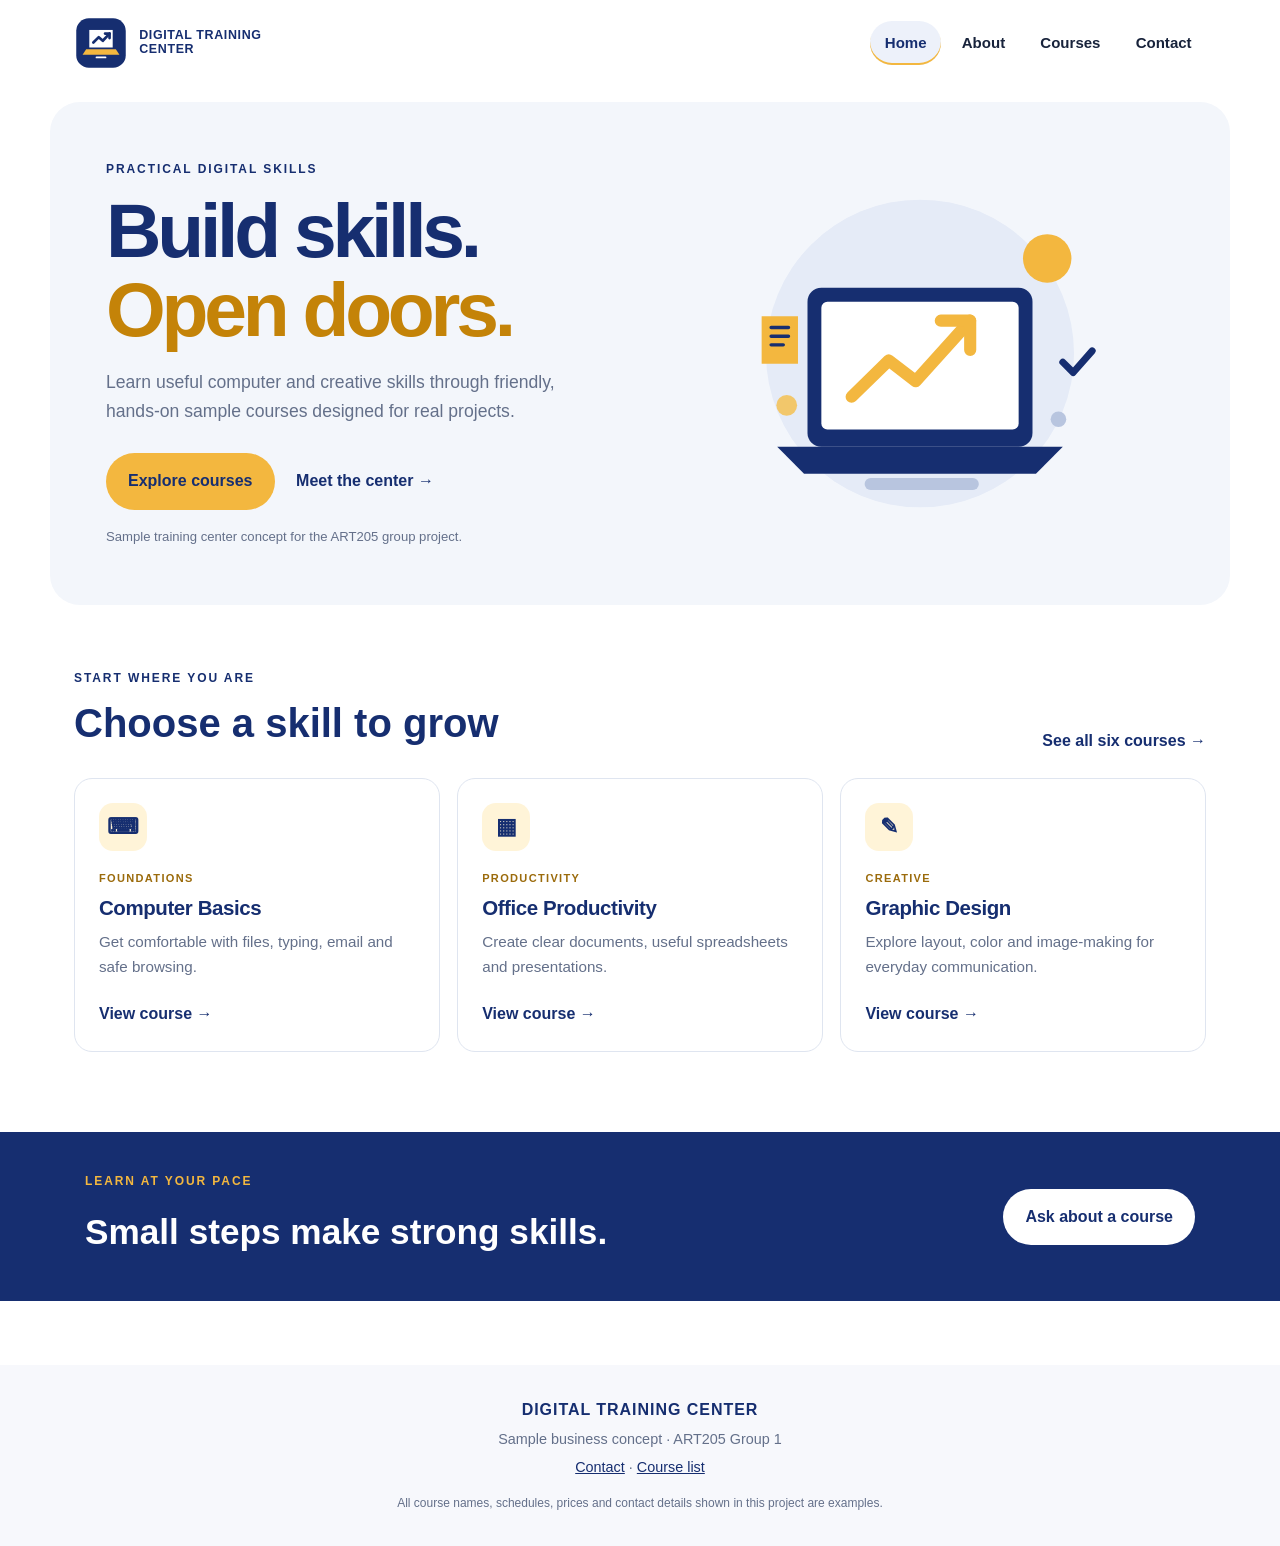
<file: index.html>
<!doctype html>
<html lang="en">
<head>
  <meta charset="utf-8">
  <meta name="viewport" content="width=device-width, initial-scale=1">
  <meta name="description" content="Sample digital skills courses at Digital Training Center.">
  <title>Digital Training Center | Learn by doing</title>
  <link rel="stylesheet" href="css/styles.css">
  <script src="js/script.js" defer></script>
</head>
<body>
  <a class="skip-link" href="#main">Skip to content</a>
  <header class="site-header">
    <a class="brand" href="index.html"><img src="assets/dtc-logo.svg" alt="Digital Training Center logo"><span>DIGITAL TRAINING<br> CENTER</span></a>
    <button class="menu-toggle" aria-expanded="false" aria-controls="primary-nav">Menu</button>
    <nav id="primary-nav" class="primary-nav" aria-label="Main navigation">
      <a class="active" href="index.html">Home</a><a href="about.html">About</a><a href="services.html">Courses</a><a href="contact.html">Contact</a>
    </nav>
  </header>
  <main id="main">
    <section class="hero">
      <div class="hero-copy">
        <p class="eyebrow">PRACTICAL DIGITAL SKILLS</p>
        <h1>Build skills.<br><span>Open doors.</span></h1>
        <p>Learn useful computer and creative skills through friendly, hands-on sample courses designed for real projects.</p>
        <div class="actions"><a class="button button-gold" href="services.html">Explore courses</a><a class="text-link" href="about.html">Meet the center <span aria-hidden="true">→</span></a></div>
        <p class="sample-note">Sample training center concept for the ART205 group project.</p>
      </div>
      <div class="hero-art"><img src="assets/learning-illustration.svg" alt="Illustration of a laptop with a rising arrow and digital learning symbols"></div>
    </section>
    <section class="section section-tight">
      <div class="section-heading"><div><p class="eyebrow">START WHERE YOU ARE</p><h2>Choose a skill to grow</h2></div><a class="text-link" href="services.html">See all six courses →</a></div>
      <div class="course-grid">
        <article class="course-card"><span class="course-icon">⌨</span><p class="card-kicker">FOUNDATIONS</p><h3>Computer Basics</h3><p>Get comfortable with files, typing, email and safe browsing.</p><a href="services.html#computer-basics">View course <span>→</span></a></article>
        <article class="course-card"><span class="course-icon">▦</span><p class="card-kicker">PRODUCTIVITY</p><h3>Office Productivity</h3><p>Create clear documents, useful spreadsheets and presentations.</p><a href="services.html#office-productivity">View course <span>→</span></a></article>
        <article class="course-card"><span class="course-icon">✎</span><p class="card-kicker">CREATIVE</p><h3>Graphic Design</h3><p>Explore layout, color and image-making for everyday communication.</p><a href="services.html#graphic-design">View course <span>→</span></a></article>
      </div>
    </section>
    <section class="band"><div><p class="eyebrow">LEARN AT YOUR PACE</p><h2>Small steps make strong skills.</h2></div><a class="button button-light" href="contact.html">Ask about a course</a></section>
  </main>
  <footer class="site-footer"><a class="footer-brand" href="index.html">DIGITAL TRAINING CENTER</a><p>Sample business concept · ART205 Group 1</p><p><a href="contact.html">Contact</a> · <a href="services.html">Course list</a></p><small>All course names, schedules, prices and contact details shown in this project are examples.</small></footer>
</body>
</html>
</file>
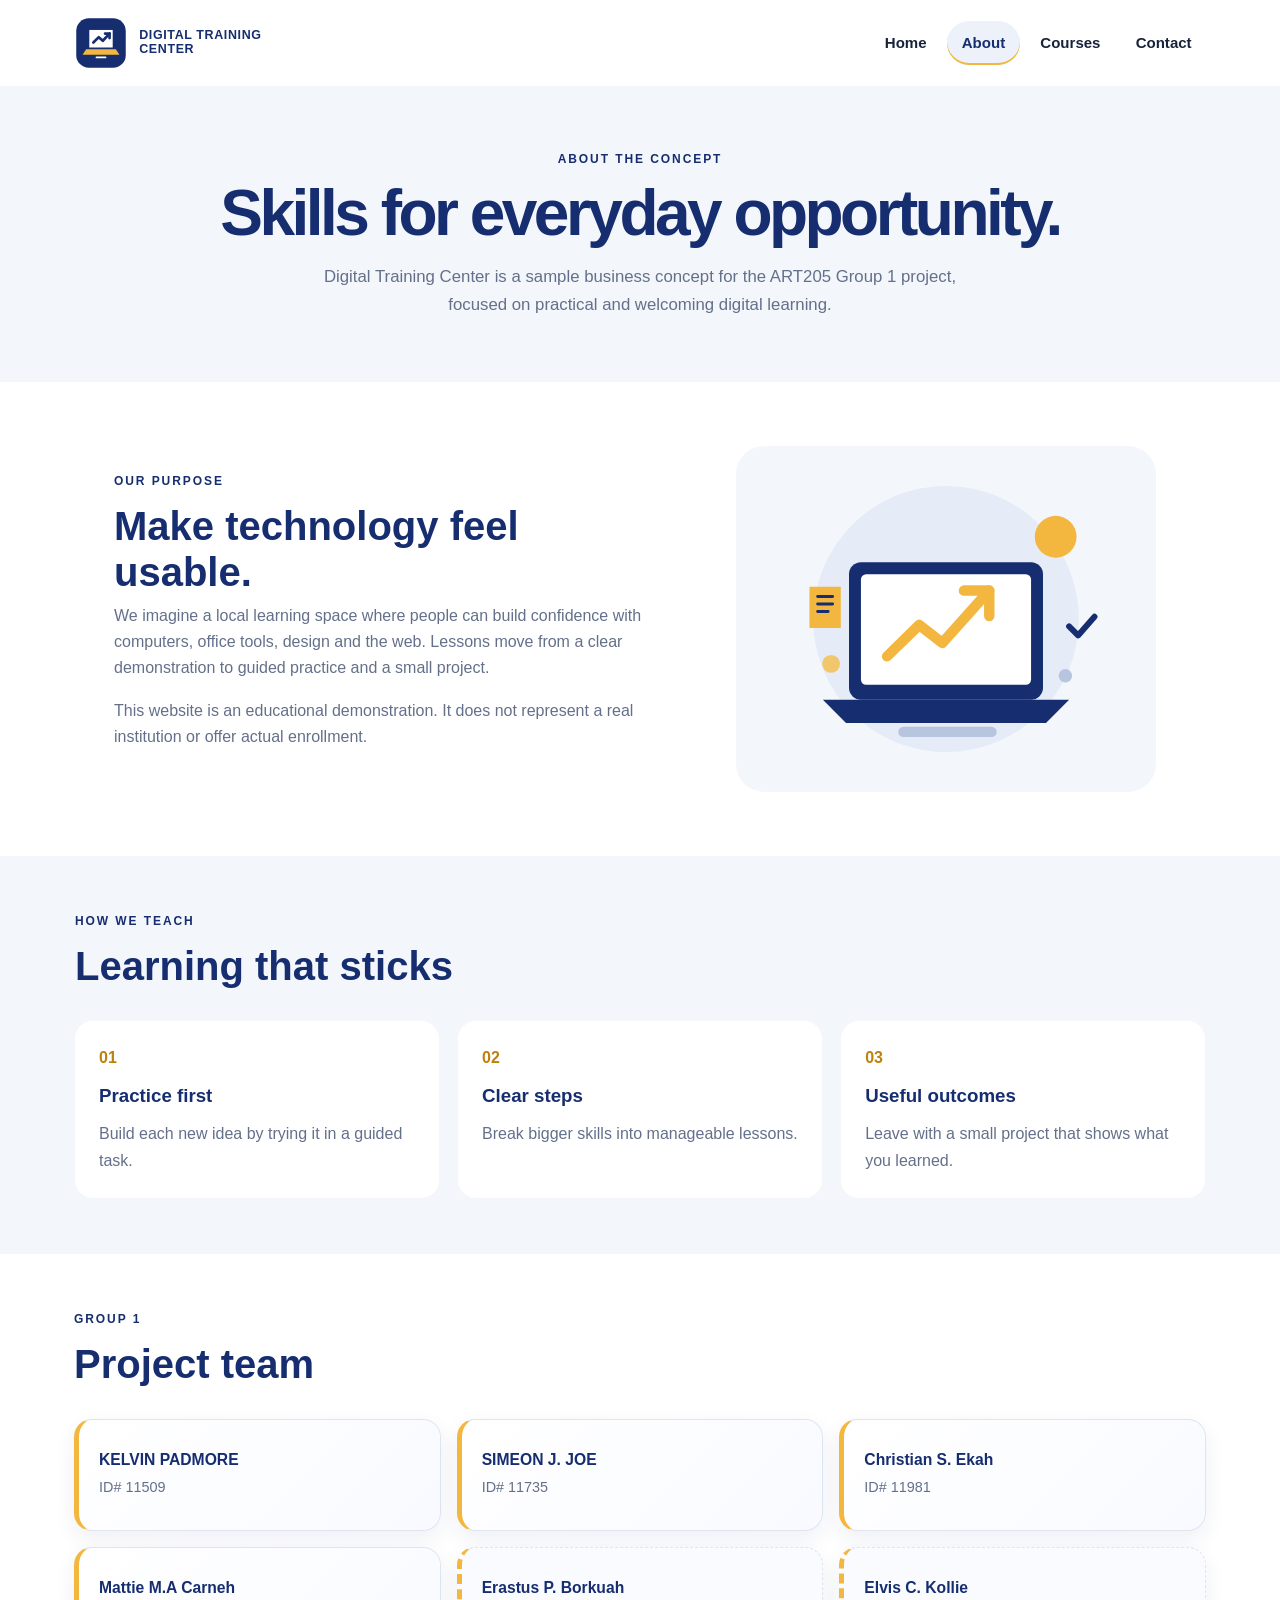
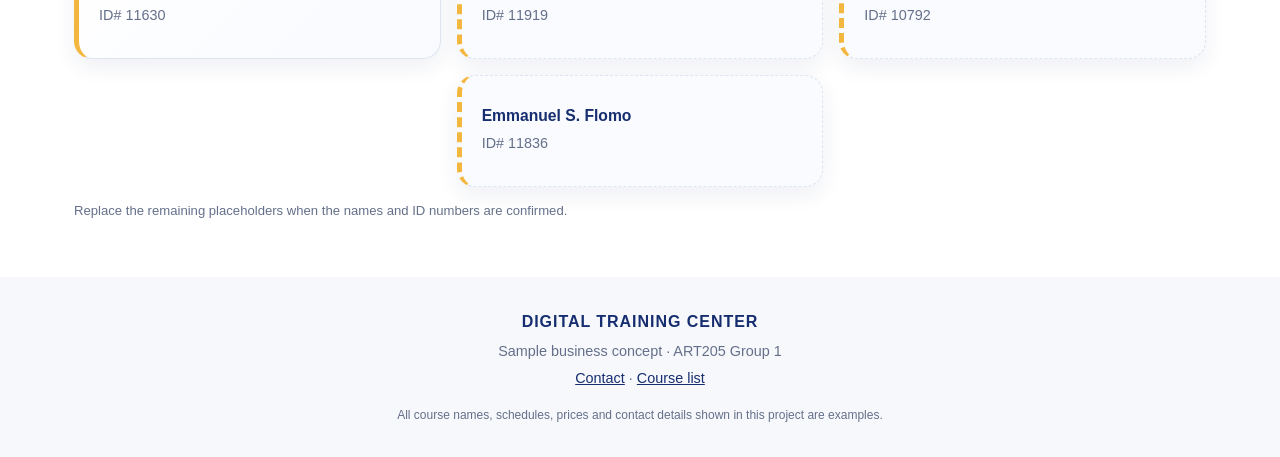
<file: about.html>
<!doctype html>
<html lang="en">
<head>
  <meta charset="utf-8">
  <meta name="viewport" content="width=device-width, initial-scale=1">

  <meta
    name="description"
    content="About the Digital Training Center sample business concept."
  >

  <title>About | Digital Training Center</title>

  <link rel="stylesheet" href="css/styles.css">
  <script src="js/script.js" defer></script>
</head>

<body>
  <a class="skip-link" href="#main">Skip to content</a>

  <header class="site-header">
    <a class="brand" href="index.html">
      <img
        src="assets/dtc-logo.svg"
        alt="Digital Training Center logo"
      >
      <span>DIGITAL TRAINING<br> CENTER</span>
    </a>

    <button
      class="menu-toggle"
      aria-expanded="false"
      aria-controls="primary-nav"
    >
      Menu
    </button>

    <nav
      id="primary-nav"
      class="primary-nav"
      aria-label="Main navigation"
    >
      <a href="index.html">Home</a>
      <a class="active" href="about.html">About</a>
      <a href="services.html">Courses</a>
      <a href="contact.html">Contact</a>
    </nav>
  </header>

  <main id="main">
    <section class="page-hero">
      <p class="eyebrow">ABOUT THE CONCEPT</p>
      <h1>Skills for everyday opportunity.</h1>
      <p>
        Digital Training Center is a sample business concept for the
        ART205 Group 1 project, focused on practical and welcoming
        digital learning.
      </p>
    </section>

    <section class="split-section">
      <div>
        <p class="eyebrow">OUR PURPOSE</p>
        <h2>Make technology feel usable.</h2>
        <p>
          We imagine a local learning space where people can build
          confidence with computers, office tools, design and the web.
          Lessons move from a clear demonstration to guided practice
          and a small project.
        </p>
        <p>
          This website is an educational demonstration. It does not
          represent a real institution or offer actual enrollment.
        </p>
      </div>

      <img
        class="feature-image"
        src="assets/learning-illustration.svg"
        alt="Open laptop illustration representing practical digital learning"
      >
    </section>

    <section class="section values">
      <div class="section-heading">
        <div>
          <p class="eyebrow">HOW WE TEACH</p>
          <h2>Learning that sticks</h2>
        </div>
      </div>

      <div class="three-columns">
        <article>
          <span>01</span>
          <h3>Practice first</h3>
          <p>Build each new idea by trying it in a guided task.</p>
        </article>

        <article>
          <span>02</span>
          <h3>Clear steps</h3>
          <p>Break bigger skills into manageable lessons.</p>
        </article>

        <article>
          <span>03</span>
          <h3>Useful outcomes</h3>
          <p>Leave with a small project that shows what you learned.</p>
        </article>
      </div>
    </section>

    <section class="section">
      <div class="section-heading">
        <div>
          <p class="eyebrow">GROUP 1</p>
          <h2>Project team</h2>
        </div>
      </div>

      <div class="member-grid">
        <article class="member-card">
          <strong>KELVIN PADMORE</strong>
          <span>ID# 11509</span>
        </article>

        <article class="member-card">
          <strong>SIMEON J. JOE</strong>
          <span>ID# 11735</span>
        </article>

        <article class="member-card">
          <strong>Christian S. Ekah</strong>
          <span>ID# 11981</span>
        </article>

        <article class="member-card">
          <strong>Mattie M.A Carneh</strong>
          <span>ID# 11630</span>
        </article>

        <article class="member-card placeholder">
          <strong>Erastus P. Borkuah</strong>
          <span>ID# 11919</span>
        </article>

        <article class="member-card placeholder">
          <strong>Elvis C. Kollie</strong>
          <span>ID# 10792</span>
        </article>

        <article class="member-card placeholder">
          <strong>Emmanuel S. Flomo</strong>
          <span>ID# 11836</span>
        </article>
      </div>

      <p class="sample-note">
        Replace the remaining placeholders when the names and ID numbers
        are confirmed.
      </p>
    </section>
  </main>

  <footer class="site-footer">
    <a class="footer-brand" href="index.html">
      DIGITAL TRAINING CENTER
    </a>

    <p>Sample business concept · ART205 Group 1</p>

    <p>
      <a href="contact.html">Contact</a> ·
      <a href="services.html">Course list</a>
    </p>

    <small>
      All course names, schedules, prices and contact details shown in
      this project are examples.
    </small>
  </footer>
</body>
</html>
</file>
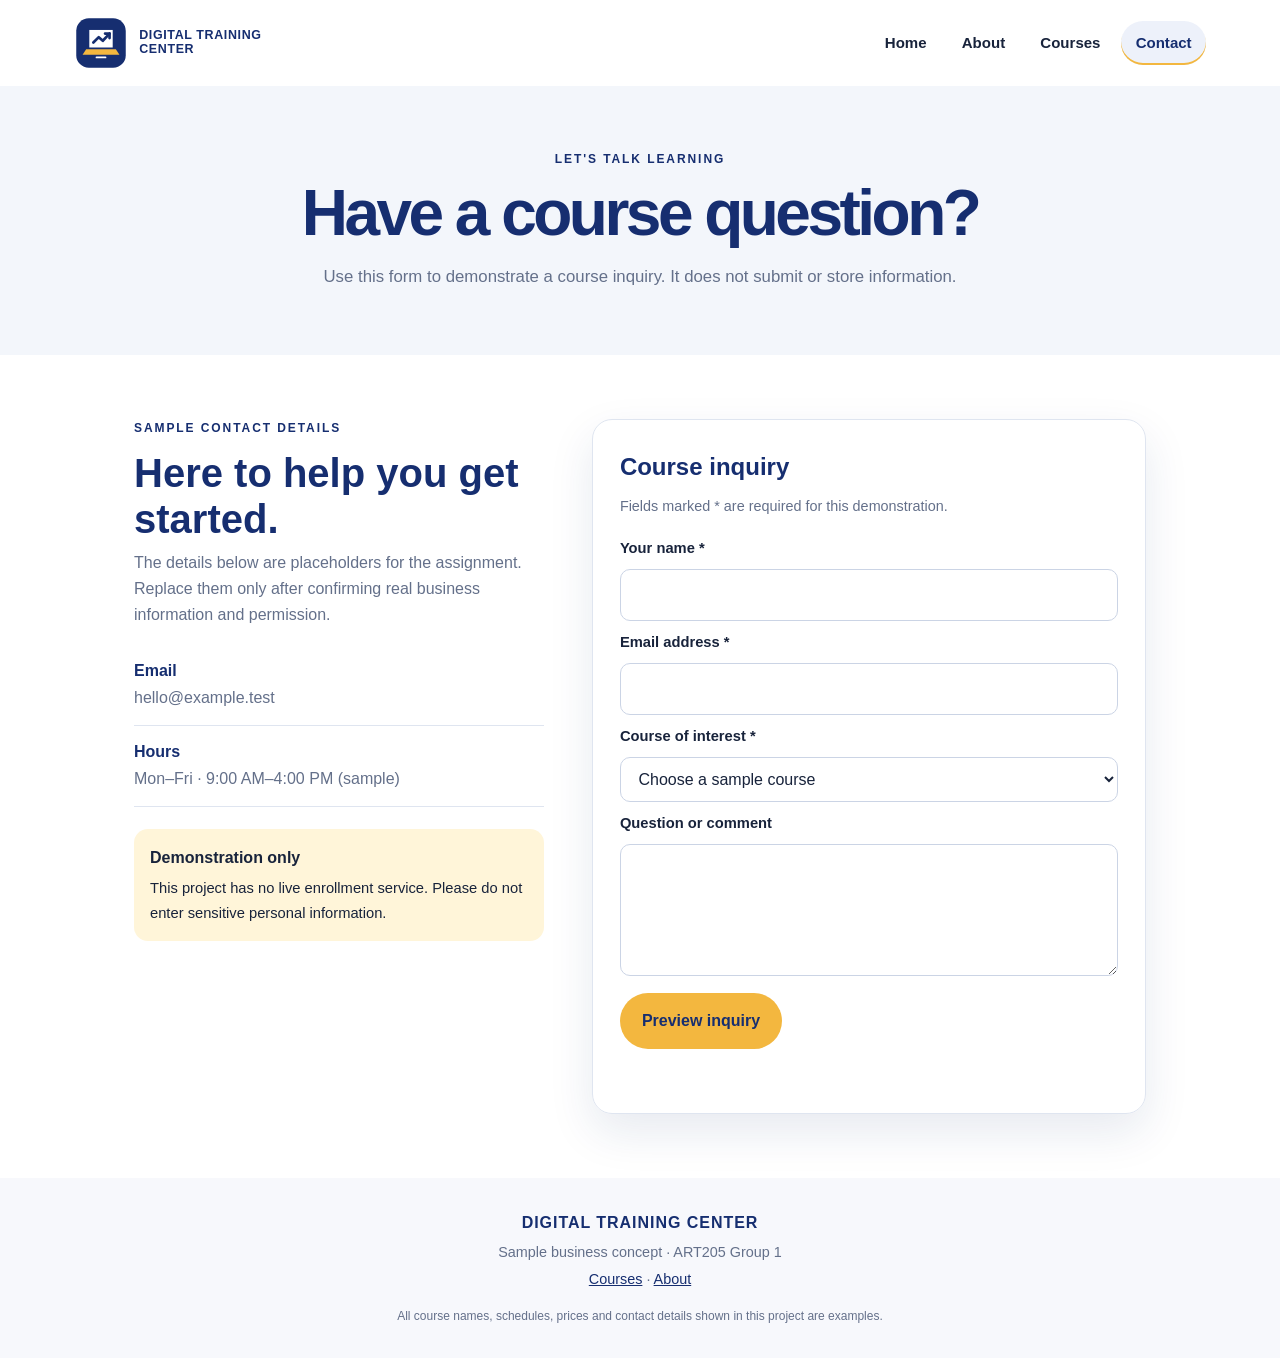
<file: contact.html>
<!doctype html>
<html lang="en">
<head><meta charset="utf-8"><meta name="viewport" content="width=device-width, initial-scale=1">
    <meta name="description" content="Demonstration-only course inquiry form.">
    <title>Contact | Digital Training Center</title><link rel="stylesheet" href="css/styles.css">
    <script src="js/script.js" defer></script></head>
<body><a class="skip-link" href="#main">Skip to content</a><header class="site-header">
    <a class="brand" href="index.html">
    <img src="assets/dtc-logo.svg" alt="Digital Training Center logo">
    <span>DIGITAL TRAINING<br> CENTER</span>
</a><button class="menu-toggle" aria-expanded="false" aria-controls="primary-nav">Menu</button>
    <nav id="primary-nav" class="primary-nav" aria-label="Main navigation"><a href="index.html">Home</a>
        <a href="about.html">About</a><a href="services.html">Courses</a><a class="active" href="contact.html">Contact</a>
    </nav></header>
<main id="main"><section class="page-hero"><p class="eyebrow">LET'S TALK LEARNING</p><h1>Have a course question?</h1>
    <p>Use this form to demonstrate a course inquiry. It does not submit or store information.</p></section><section class="contact-layout">
        <div class="contact-copy"><p class="eyebrow">SAMPLE CONTACT DETAILS</p>
            <h2>Here to help you get started.</h2><p>The details below are placeholders for the assignment. 
                Replace them only after confirming real business information and permission.</p>
                <div class="contact-detail"><strong>Email</strong><span>hello@example.test</span></div><div class="contact-detail">
                    <strong>Hours</strong><span>Mon–Fri · 9:00 AM–4:00 PM (sample)</span></div><div class="notice">
                        <strong>Demonstration only</strong><p>This project has no live enrollment service.
                             Please do not enter sensitive personal information.</p></div></div>
<form class="inquiry-form" id="inquiry-form"><h2>Course inquiry</h2><p>Fields marked * are required for this demonstration.</p>
    <label for="name">Your name *</label><input id="name" name="name" type="text" autocomplete="name" required>
    <label for="email">Email address *</label>
    <input id="email" name="email" type="email" autocomplete="email" required>
    <label for="course">Course of interest *</label><select id="course" name="course" required>
        <option value="">Choose a sample course</option>
        <option>Computer Basics</option><option>Office Productivity</option><option>Graphic Design</option>
        <option>Web Design Basics</option><option>Digital Marketing</option><option>Introduction to Coding</option>
    </select><label for="message">Question or comment</label>
    <textarea id="message" name="message" rows="4">

    </textarea><button class="button button-gold" type="submit">Preview inquiry</button>
    <p class="form-feedback" id="form-feedback" role="status" aria-live="polite"></p></form></section></main>
<footer class="site-footer"><a class="footer-brand" href="index.html">DIGITAL TRAINING CENTER</a>
    <p>Sample business concept · ART205 Group 1</p><p>
        <a href="services.html">Courses</a> · <a href="about.html">About</a>
    </p><small>All course names, schedules, prices and contact details shown in this project are examples.</small>
</footer></body></html>
</file>
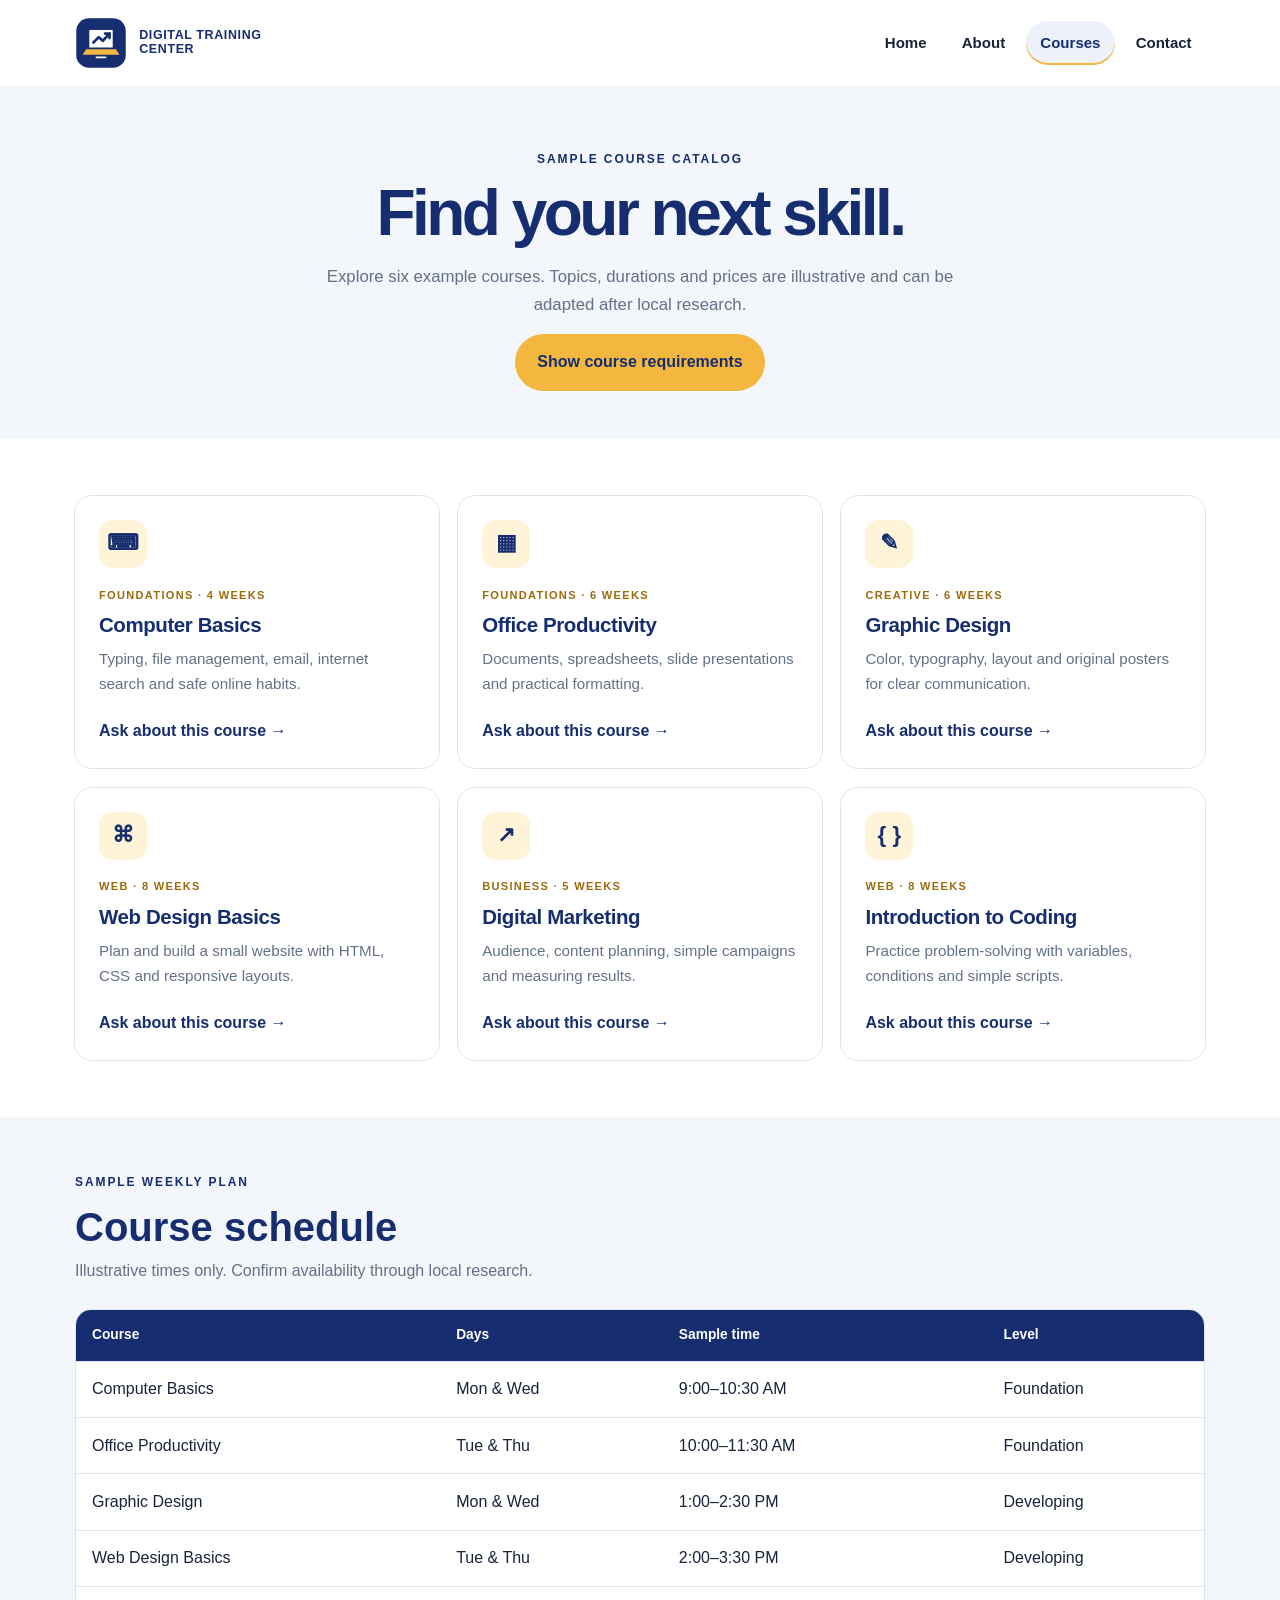
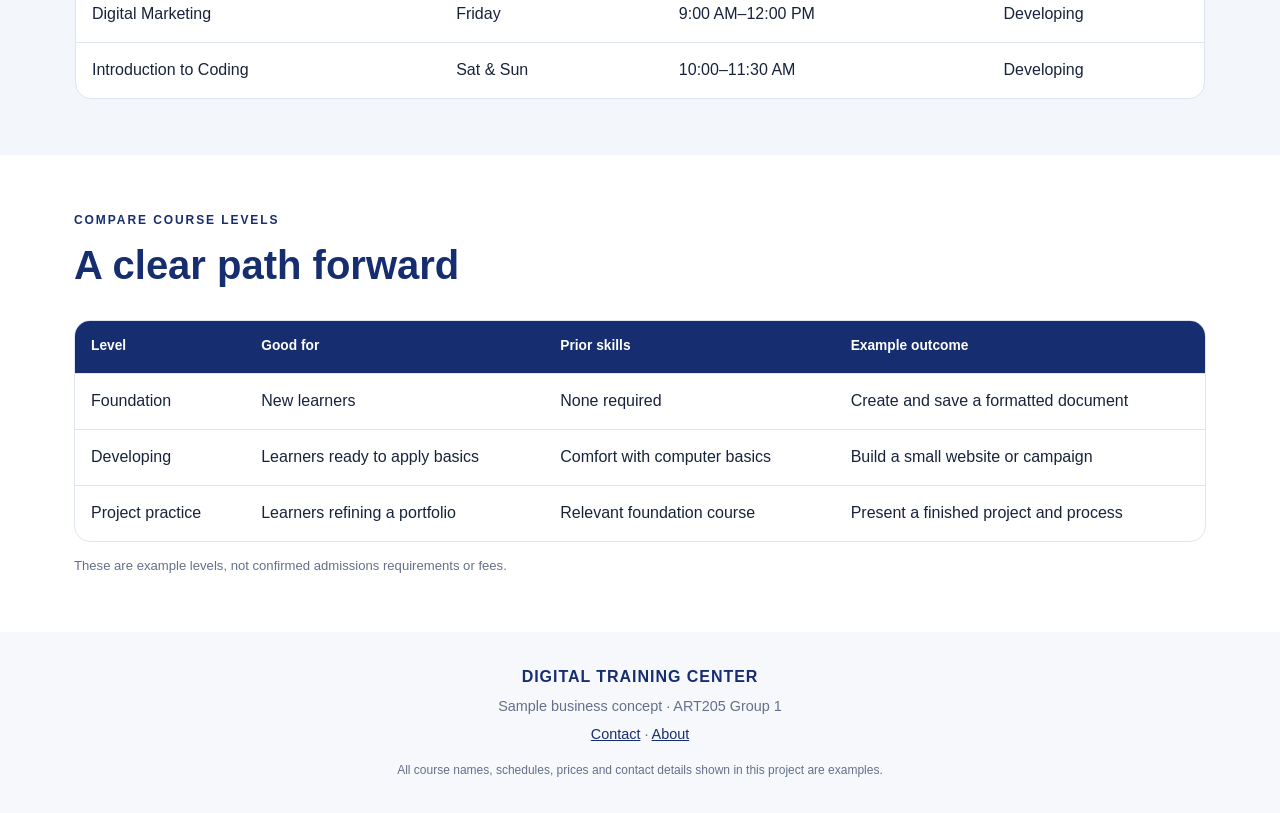
<file: services.html>
<!doctype html>
<html lang="en">
<head><meta charset="utf-8"><meta name="viewport" content="width=device-width, initial-scale=1">
    <meta name="description" content="Six sample digital skills courses, schedule and levels.">
    <title>Courses | Digital Training Center</title><link rel="stylesheet" href="css/styles.css">
    <script src="js/script.js" defer></script></head>
<body><a class="skip-link" href="#main">Skip to content</a>
    <header class="site-header"><a class="brand" href="index.html">
        <img src="assets/dtc-logo.svg" alt="Digital Training Center logo"><span>DIGITAL TRAINING<br> CENTER</span></a>
        <button class="menu-toggle" aria-expanded="false" aria-controls="primary-nav">Menu</button>
        <nav id="primary-nav" class="primary-nav" aria-label="Main navigation"><a href="index.html">Home</a>
            <a href="about.html">About</a><a class="active" href="services.html">Courses</a><a href="contact.html">Contact</a>
        </nav></header>
<main id="main"><section class="page-hero"><p class="eyebrow">SAMPLE COURSE CATALOG</p><h1>Find your next skill.</h1>
    <p>Explore six example courses. Topics, durations and prices are illustrative and can be adapted after local research.</p>
    <button class="button button-gold" id="requirements-toggle" aria-expanded="false" aria-controls="requirements-panel">Show course requirements</button>
    <div class="requirements-panel" id="requirements-panel" hidden><strong>Suggested starting point</strong>
        <p>Bring curiosity and a notebook. For digital courses, learners may share a computer in pairs. No prior experience is needed for foundation courses.</p>
    </div></section>
<section class="section"><div class="course-grid full-grid">
<article id="computer-basics" class="course-card"><span class="course-icon">⌨</span>
    <p class="card-kicker">FOUNDATIONS · 4 WEEKS</p><h2>Computer Basics</h2>
    <p>Typing, file management, email, internet search and safe online habits.</p>
    <a href="contact.html">Ask about this course →</a></article>
<article id="office-productivity" class="course-card"><span class="course-icon">▦</span>
    <p class="card-kicker">FOUNDATIONS · 6 WEEKS</p><h2>Office Productivity</h2>
    <p>Documents, spreadsheets, slide presentations and practical formatting.</p>
    <a href="contact.html">Ask about this course →</a></article>
<article id="graphic-design" class="course-card"><span class="course-icon">✎</span>
    <p class="card-kicker">CREATIVE · 6 WEEKS</p><h2>Graphic Design</h2>
    <p>Color, typography, layout and original posters for clear communication.</p><a href="contact.html">Ask about this course →</a></article>
<article id="web-design" class="course-card"><span class="course-icon">⌘</span>
    <p class="card-kicker">WEB · 8 WEEKS</p>
    <h2>Web Design Basics</h2><p>Plan and build a small website with HTML, CSS and responsive layouts.</p>
    <a href="contact.html">Ask about this course →</a></article>
<article id="digital-marketing" class="course-card"><span class="course-icon">↗</span>
    <p class="card-kicker">BUSINESS · 5 WEEKS</p><h2>Digital Marketing</h2><p>Audience, content planning, simple campaigns and measuring results.</p><a href="contact.html">Ask about this course →</a></article>
<article id="coding-intro" class="course-card"><span class="course-icon">{ }</span>
    <p class="card-kicker">WEB · 8 WEEKS</p><h2>Introduction to Coding</h2><p>Practice problem-solving with variables, conditions and simple scripts.</p><a href="contact.html">Ask about this course →</a></article>
</div></section>
<section class="section tinted"><div class="section-heading"><div><p class="eyebrow">SAMPLE WEEKLY PLAN</p>
    <h2>Course schedule</h2><p>Illustrative times only. Confirm availability through local research.</p></div>
</div><div class="table-wrap"><table><thead><tr><th scope="col">Course</th><th scope="col">Days</th>
    <th scope="col">Sample time</th><th scope="col">Level</th></tr></thead><tbody><tr><td>Computer Basics</td>
        <td>Mon &amp; Wed</td><td>9:00–10:30 AM</td><td>Foundation</td></tr><tr><td>Office Productivity</td><td>Tue &amp; Thu</td>
            <td>10:00–11:30 AM</td><td>Foundation</td></tr><tr><td>Graphic Design</td><td>Mon &amp; Wed</td><td>1:00–2:30 PM</td>
                <td>Developing</td></tr><tr><td>Web Design Basics</td><td>Tue &amp; Thu</td><td>2:00–3:30 PM</td><td>Developing</td></tr>
                <tr><td>Digital Marketing</td><td>Friday</td><td>9:00 AM–12:00 PM</td>
                    <td>Developing</td></tr><tr><td>Introduction to Coding</td><td>Sat &amp; Sun</td>
                        <td>10:00–11:30 AM</td><td>Developing</td></tr></tbody></table></div></section>
<section class="section"><div class="section-heading"><div>
    <p class="eyebrow">COMPARE COURSE LEVELS</p><h2>A clear path forward</h2>
</div></div><div class="table-wrap"><table><thead><tr><th scope="col">Level</th>
    <th scope="col">Good for</th><th scope="col">Prior skills</th>
    <th scope="col">Example outcome</th></tr></thead><tbody><tr><td>Foundation</td>
        <td>New learners</td><td>None required</td><td>Create and save a formatted document</td></tr>
        <tr><td>Developing</td><td>Learners ready to apply basics</td>
            <td>Comfort with computer basics</td>
            <td>Build a small website or campaign</td></tr><tr>
                <td>Project practice</td><td>Learners refining a portfolio</td>
                <td>Relevant foundation course</td><td>Present a finished project and process</td></tr>
            </tbody></table></div><p class="sample-note">These are example levels, not confirmed admissions requirements or fees.</p></section></main>
<footer class="site-footer">
    <a class="footer-brand" href="index.html">DIGITAL TRAINING CENTER</a>
    <p>Sample business concept · ART205 Group 1</p><p>
        <a href="contact.html">Contact</a> · <a href="about.html">About</a>
    </p><small>All course names, schedules, prices and contact details shown in this project are examples.</small>
</footer></body></html>
</file>
<file: css/styles.css>
/* DIGITAL TRAINING CENTER · ART205 Group 1 */

:root {
  --navy: #162E70;
  --gold: #F3B73F;
  --ink: #18233b;
  --muted: #64708a;
  --paper: #ffffff;
  --soft: #f3f6fb;
  --line: #dfe5f0;
  --radius: 18px;
  --shadow: 0 18px 45px rgba(22, 46, 112, 0.10);
}

* {
  box-sizing: border-box;
}

html {
  scroll-behavior: smooth;
}

body {
  margin: 0;
  color: var(--ink);
  background: var(--paper);
  font-family: "Segoe UI", Arial, sans-serif;
  line-height: 1.65;
}

img {
  display: block;
  max-width: 100%;
}

a {
  color: var(--navy);
}

a:focus-visible,
button:focus-visible,
input:focus-visible,
select:focus-visible,
textarea:focus-visible {
  outline: 3px solid var(--gold);
  outline-offset: 3px;
}

.skip-link {
  position: absolute;
  left: -999px;
  top: 1rem;
  z-index: 10;
  padding: 0.7rem 1rem;
  background: white;
}

.skip-link:focus {
  left: 1rem;
}

.site-header {
  max-width: 1180px;
  margin: auto;
  padding: 1rem 1.5rem;
  display: flex;
  align-items: center;
  justify-content: space-between;
  gap: 2rem;
}

.brand {
  display: flex;
  gap: 0.7rem;
  align-items: center;
  color: var(--navy);
  text-decoration: none;
  font-size: 0.78rem;
  font-weight: 850;
  line-height: 1.1;
  letter-spacing: 0.05em;
}

.brand img {
  width: 54px;
  height: 54px;
}

.primary-nav {
  display: flex;
  gap: 0.4rem;
  align-items: center;
}

.primary-nav a {
  padding: 0.6rem 0.9rem;
  border-radius: 999px;
  text-decoration: none;
  color: var(--ink);
  font-size: 0.94rem;
  font-weight: 650;
  transition: background 0.2s, color 0.2s;
}

.primary-nav a:hover,
.primary-nav a:focus-visible,
.primary-nav a.active {
  color: var(--navy);
  background: #edf1fa;
}

.menu-toggle {
  display: none;
}

.hero {
  max-width: 1180px;
  margin: 1rem auto 3rem;
  padding: 3.6rem 3.5rem;
  display: grid;
  grid-template-columns: 1.05fr 0.95fr;
  align-items: center;
  background: var(--soft);
  border-radius: 30px;
  overflow: hidden;
}

.hero-copy {
  max-width: 550px;
}

.eyebrow {
  color: var(--navy);
  font-size: 0.75rem;
  font-weight: 850;
  letter-spacing: 0.16em;
  margin: 0 0 0.7rem;
}

h1,
h2,
h3,
p {
  margin-top: 0;
}

h1 {
  color: var(--navy);
  font-size: clamp(2.7rem, 6vw, 4.9rem);
  line-height: 1.03;
  letter-spacing: -0.055em;
  margin: 0 0 1.2rem;
}

h1 span {
  color: #c48308;
}

.hero-copy > p:not(.eyebrow):not(.sample-note) {
  max-width: 480px;
  color: var(--muted);
  font-size: 1.1rem;
}

.hero-art {
  display: grid;
  place-items: center;
}

.hero-art img {
  width: min(100%, 450px);
}

.actions {
  display: flex;
  align-items: center;
  flex-wrap: wrap;
  gap: 1.35rem;
  margin: 1.7rem 0 1rem;
}

.button {
  display: inline-flex;
  justify-content: center;
  align-items: center;
  padding: 0.82rem 1.25rem;
  border: 2px solid transparent;
  border-radius: 999px;
  font: inherit;
  font-weight: 750;
  text-decoration: none;
  cursor: pointer;
  transition: transform 0.2s, box-shadow 0.2s, background 0.2s;
}

.button:hover {
  transform: translateY(-2px);
  box-shadow: 0 8px 20px rgba(22, 46, 112, 0.16);
}

.button-gold {
  color: var(--navy);
  background: var(--gold);
}

.button-light {
  color: var(--navy);
  background: white;
}

.text-link {
  text-decoration: none;
  font-weight: 750;
}

.text-link:hover {
  text-decoration: underline;
  text-underline-offset: 4px;
}

.sample-note {
  color: var(--muted);
  font-size: 0.82rem;
  margin: 0.8rem 0 0;
}

.section {
  max-width: 1180px;
  margin: 0 auto;
  padding: 3.5rem 1.5rem;
}

.section-tight {
  padding-top: 1rem;
}

.section-heading {
  display: flex;
  align-items: end;
  justify-content: space-between;
  gap: 1rem;
  margin-bottom: 1.5rem;
}

.section-heading h2,
.split-section h2,
.contact-copy h2 {
  color: var(--navy);
  font-size: clamp(1.8rem, 3.2vw, 2.5rem);
  line-height: 1.15;
  margin-bottom: 0.5rem;
}

.section-heading p:not(.eyebrow) {
  color: var(--muted);
  margin-bottom: 0;
}

.course-grid {
  display: grid;
  grid-template-columns: repeat(3, 1fr);
  gap: 1.1rem;
}

.course-card {
  min-width: 0;
  padding: 1.5rem;
  border: 1px solid var(--line);
  border-radius: var(--radius);
  background: white;
  transition: transform 0.2s, box-shadow 0.2s, border-color 0.2s;
}

.course-card:hover {
  transform: translateY(-4px);
  border-color: #c4cfe5;
  box-shadow: var(--shadow);
}

.course-icon {
  display: grid;
  place-items: center;
  width: 48px;
  height: 48px;
  margin-bottom: 1.1rem;
  border-radius: 14px;
  background: #fff4d8;
  color: var(--navy);
  font-size: 1.4rem;
  font-weight: 800;
}

.card-kicker {
  color: #9b6b0c;
  font-size: 0.69rem;
  font-weight: 850;
  letter-spacing: 0.12em;
  margin-bottom: 0.5rem;
}

.course-card h2,
.course-card h3 {
  color: var(--navy);
  font-size: 1.28rem;
  line-height: 1.25;
  margin-bottom: 0.55rem;
}

.course-card p:not(.card-kicker) {
  color: var(--muted);
  font-size: 0.95rem;
}

.course-card a {
  display: inline-block;
  margin-top: 0.4rem;
  font-weight: 750;
  text-decoration: none;
}

.course-card a:hover {
  text-decoration: underline;
}

.band {
  margin: 1.5rem auto 4rem;
  padding: 2.5rem max(1.5rem, calc((100vw - 1110px) / 2));
  background: var(--navy);
  display: flex;
  align-items: center;
  justify-content: space-between;
  gap: 2rem;
  color: white;
}

.band .eyebrow {
  color: var(--gold);
}

.band h2 {
  font-size: clamp(1.6rem, 3vw, 2.2rem);
  margin: 0;
}

.page-hero {
  padding: 4rem 1.5rem 3rem;
  background: var(--soft);
  text-align: center;
}

.page-hero > p:not(.eyebrow) {
  max-width: 680px;
  margin: 0 auto 1rem;
  color: var(--muted);
  font-size: 1.05rem;
}

.page-hero h1 {
  max-width: 880px;
  margin: 0 auto 1rem;
  font-size: clamp(2.5rem, 6vw, 4rem);
}

.requirements-panel {
  max-width: 620px;
  margin: 1rem auto 0;
  padding: 1.1rem 1.3rem;
  border: 1px solid #e3ca8d;
  border-radius: 14px;
  background: #fff9e9;
  text-align: left;
}

.requirements-panel p {
  margin: 0.3rem 0 0;
}

.full-grid .course-card {
  scroll-margin-top: 1rem;
}

.split-section {
  max-width: 1100px;
  margin: auto;
  padding: 4rem 1.5rem;
  display: grid;
  grid-template-columns: 1fr 0.8fr;
  align-items: center;
  gap: 4rem;
}

.split-section p:not(.eyebrow) {
  color: var(--muted);
}

.feature-image {
  width: 100%;
  max-width: 420px;
  justify-self: center;
  padding: 1rem;
  background: var(--soft);
  border-radius: 28px;
}

.values,
.tinted {
  background: var(--soft);
  max-width: none;
  padding-left: max(1.5rem, calc((100vw - 1130px) / 2));
  padding-right: max(1.5rem, calc((100vw - 1130px) / 2));
}

.three-columns {
  display: grid;
  grid-template-columns: repeat(3, 1fr);
  gap: 1.2rem;
}

.three-columns article {
  padding: 1.5rem;
  border-radius: var(--radius);
  background: white;
}

.three-columns article > span {
  color: #bd810e;
  font-weight: 850;
}

.three-columns h3 {
  color: var(--navy);
  margin: 0.6rem 0;
}

.three-columns p {
  color: var(--muted);
  margin: 0;
}

/* Seven member cards: three columns on desktop. */
.member-grid {
  display: grid;
  grid-template-columns: repeat(3, minmax(0, 1fr));
  gap: 1rem;
}

.member-card {
  min-height: 112px;
  display: flex;
  flex-direction: column;
  justify-content: center;
  gap: 0.4rem;
  padding: 1.25rem;
  border: 1px solid var(--line);
  border-left: 5px solid var(--gold);
  border-radius: var(--radius);
  background: linear-gradient(135deg, #ffffff, #f8faff);
  box-shadow: 0 8px 22px rgba(22, 46, 112, 0.07);
  transition: transform 0.2s, box-shadow 0.2s, border-color 0.2s;
}

.member-card:hover {
  transform: translateY(-4px);
  border-color: #c4cfe5;
  box-shadow: var(--shadow);
}

.member-card strong {
  color: var(--navy);
  font-size: 0.98rem;
  line-height: 1.3;
}

.member-card span {
  color: var(--muted);
  font-size: 0.9rem;
}

.member-card.placeholder {
  border-style: dashed;
  background: #fafbfe;
}

/* Center the seventh card on the final desktop row. */
.member-card:nth-child(7) {
  grid-column: 2;
}

.table-wrap {
  overflow-x: auto;
  border: 1px solid var(--line);
  border-radius: 16px;
  background: white;
}

table {
  width: 100%;
  border-collapse: collapse;
  text-align: left;
}

th,
td {
  padding: 0.9rem 1rem;
  border-bottom: 1px solid var(--line);
}

thead {
  color: white;
  background: var(--navy);
}

th {
  font-size: 0.86rem;
}

tbody tr:last-child td {
  border-bottom: 0;
}

tbody tr:hover {
  background: #fffaf0;
}

.contact-layout {
  max-width: 1060px;
  margin: auto;
  padding: 4rem 1.5rem;
  display: grid;
  grid-template-columns: 0.85fr 1.15fr;
  gap: 3rem;
  align-items: start;
}

.contact-copy > p:not(.eyebrow) {
  color: var(--muted);
}

.contact-detail {
  padding: 0.85rem 0;
  border-bottom: 1px solid var(--line);
  display: flex;
  flex-direction: column;
}

.contact-detail strong {
  color: var(--navy);
}

.contact-detail span {
  color: var(--muted);
}

.notice {
  margin-top: 1.4rem;
  padding: 1rem;
  border-radius: 14px;
  background: #fff5d9;
}

.notice p {
  margin: 0.3rem 0 0;
  font-size: 0.92rem;
}

.inquiry-form {
  display: grid;
  gap: 0.55rem;
  padding: 1.7rem;
  border: 1px solid var(--line);
  border-radius: 20px;
  box-shadow: var(--shadow);
}

.inquiry-form h2 {
  color: var(--navy);
  margin: 0;
}

.inquiry-form > p {
  color: var(--muted);
  font-size: 0.9rem;
  margin-bottom: 0.5rem;
}

.inquiry-form label {
  font-weight: 700;
  font-size: 0.92rem;
}

.inquiry-form input,
.inquiry-form select,
.inquiry-form textarea {
  width: 100%;
  padding: 0.75rem 0.85rem;
  border: 1px solid #cbd4e5;
  border-radius: 10px;
  color: var(--ink);
  font: inherit;
  background: white;
}

.inquiry-form textarea {
  resize: vertical;
}

.inquiry-form button {
  justify-self: start;
  margin-top: 0.5rem;
}

.form-feedback {
  min-height: 1.4em;
  color: var(--navy) !important;
  font-weight: 700;
}

.site-footer {
  padding: 2rem 1.5rem;
  text-align: center;
  background: #f7f8fc;
  color: var(--muted);
}

.site-footer p {
  margin: 0.25rem 0;
  font-size: 0.9rem;
}

.footer-brand {
  color: var(--navy);
  font-weight: 850;
  text-decoration: none;
  letter-spacing: 0.06em;
}

.site-footer small {
  display: block;
  margin: 0.9rem auto 0;
  max-width: 700px;
  font-size: 0.75rem;
}

/* Descendant and child combinators demonstrate CSS selector relationships. */
.primary-nav a.active {
  box-shadow: inset 0 -2px 0 var(--gold);
}

.course-grid > article h2,
.course-grid > article h3 {
  letter-spacing: -0.02em;
}

@media (max-width: 760px) {
  .site-header {
    position: relative;
    flex-wrap: wrap;
  }

  .menu-toggle {
    display: inline-flex;
    padding: 0.55rem 0.85rem;
    border: 1px solid var(--line);
    border-radius: 999px;
    color: var(--navy);
    background: white;
    font: inherit;
    font-weight: 700;
  }

  .primary-nav {
    display: none;
    width: 100%;
    flex-direction: column;
    align-items: stretch;
    padding: 0.5rem;
    border: 1px solid var(--line);
    border-radius: 14px;
    background: white;
  }

  .primary-nav.is-open {
    display: flex;
  }

  .hero {
    margin: 0.5rem 0.75rem 2rem;
    padding: 2.2rem 1.4rem;
    grid-template-columns: 1fr;
  }

  .hero-art {
    order: -1;
  }

  .hero-art img {
    max-width: 310px;
  }

  .course-grid {
    grid-template-columns: repeat(2, minmax(0, 1fr));
  }

  .section-heading {
    align-items: start;
    flex-direction: column;
  }

  .band {
    margin-bottom: 2rem;
    padding: 2rem 1.5rem;
    flex-direction: column;
    align-items: start;
  }

  .split-section,
  .contact-layout {
    grid-template-columns: 1fr;
    gap: 2rem;
  }

  .split-section {
    padding-top: 2.5rem;
  }

  .feature-image {
    max-width: 330px;
  }

  .member-grid {
    grid-template-columns: repeat(2, minmax(0, 1fr));
  }

  .member-card:nth-child(7) {
    grid-column: auto;
  }

  .page-hero {
    padding: 3rem 1.25rem 2rem;
  }
}

@media (max-width: 480px) {
  .course-grid,
  .three-columns {
    grid-template-columns: 1fr;
  }

  .actions {
    align-items: start;
    flex-direction: column;
    gap: 1rem;
  }

  th,
  td {
    padding: 0.72rem;
    font-size: 0.85rem;
  }

  .member-grid {
    grid-template-columns: 1fr;
  }

  .inquiry-form {
    padding: 1.2rem;
  }
}
</file>
